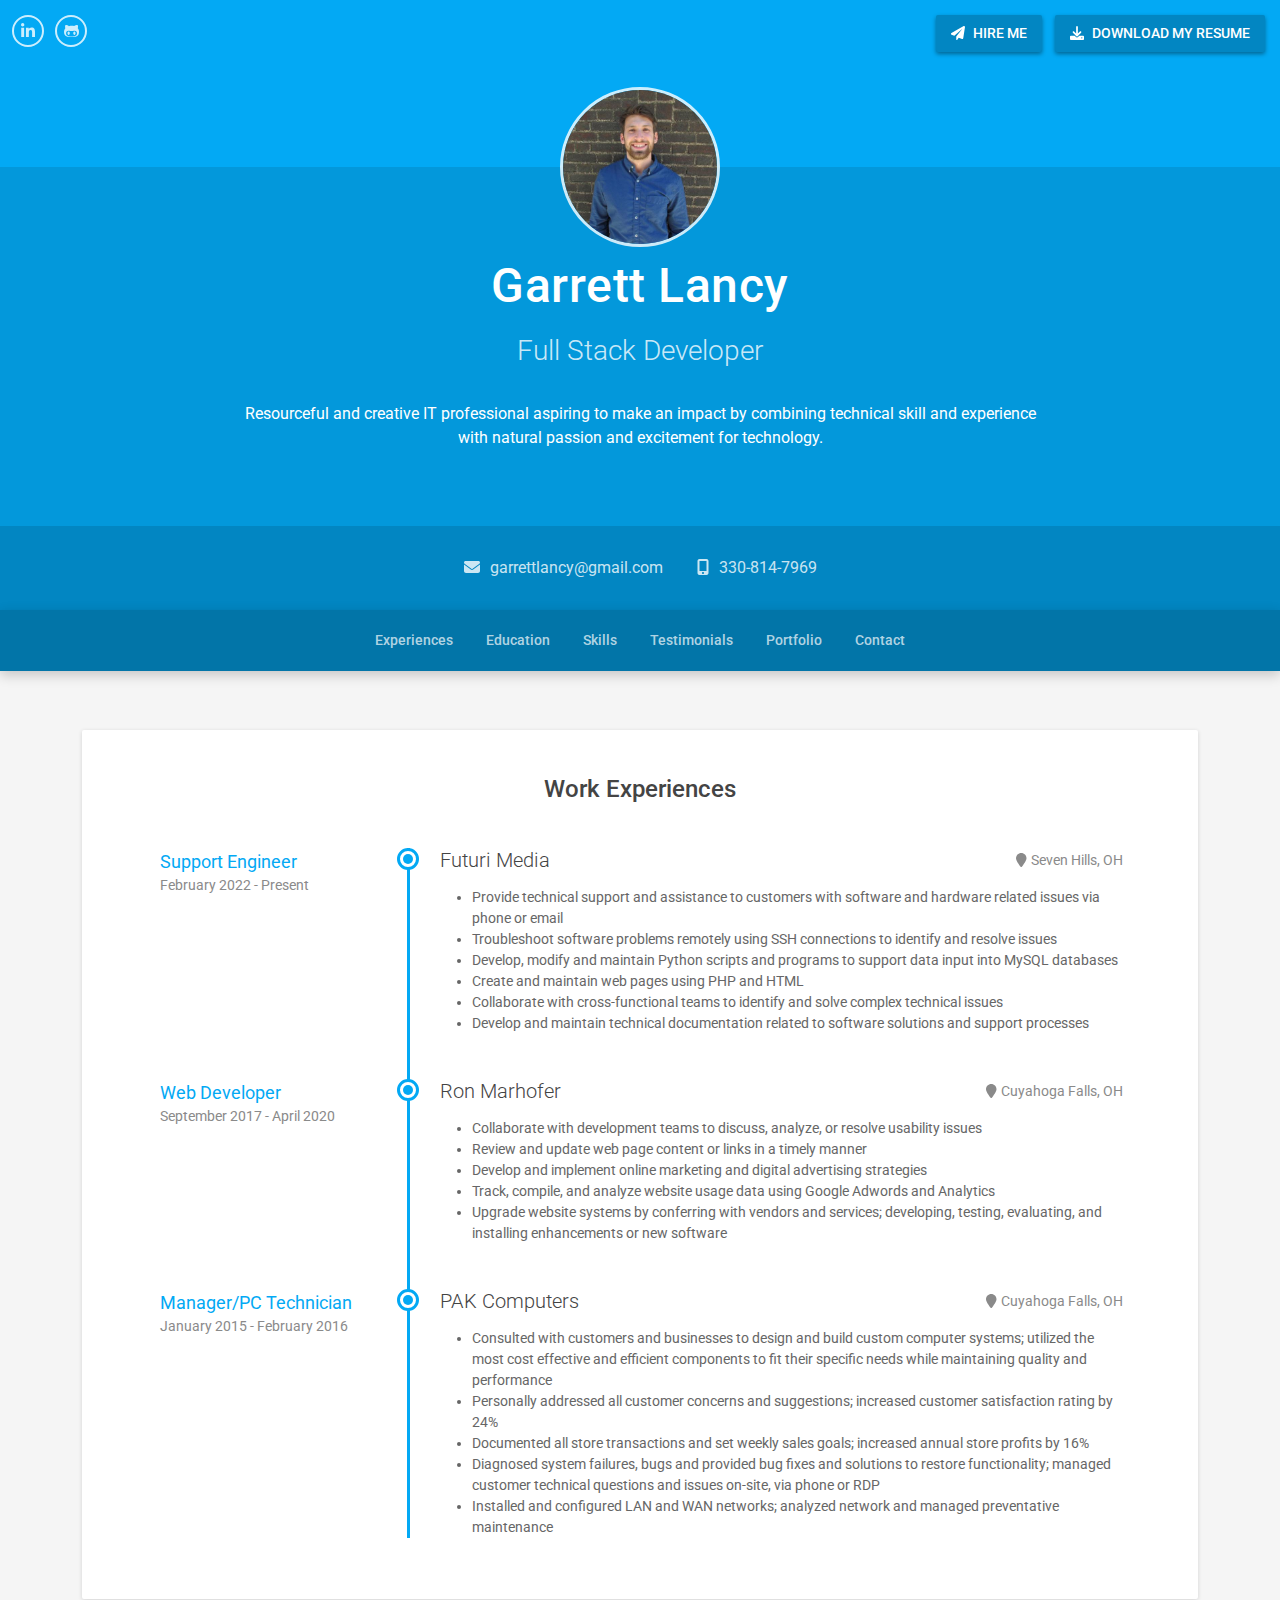
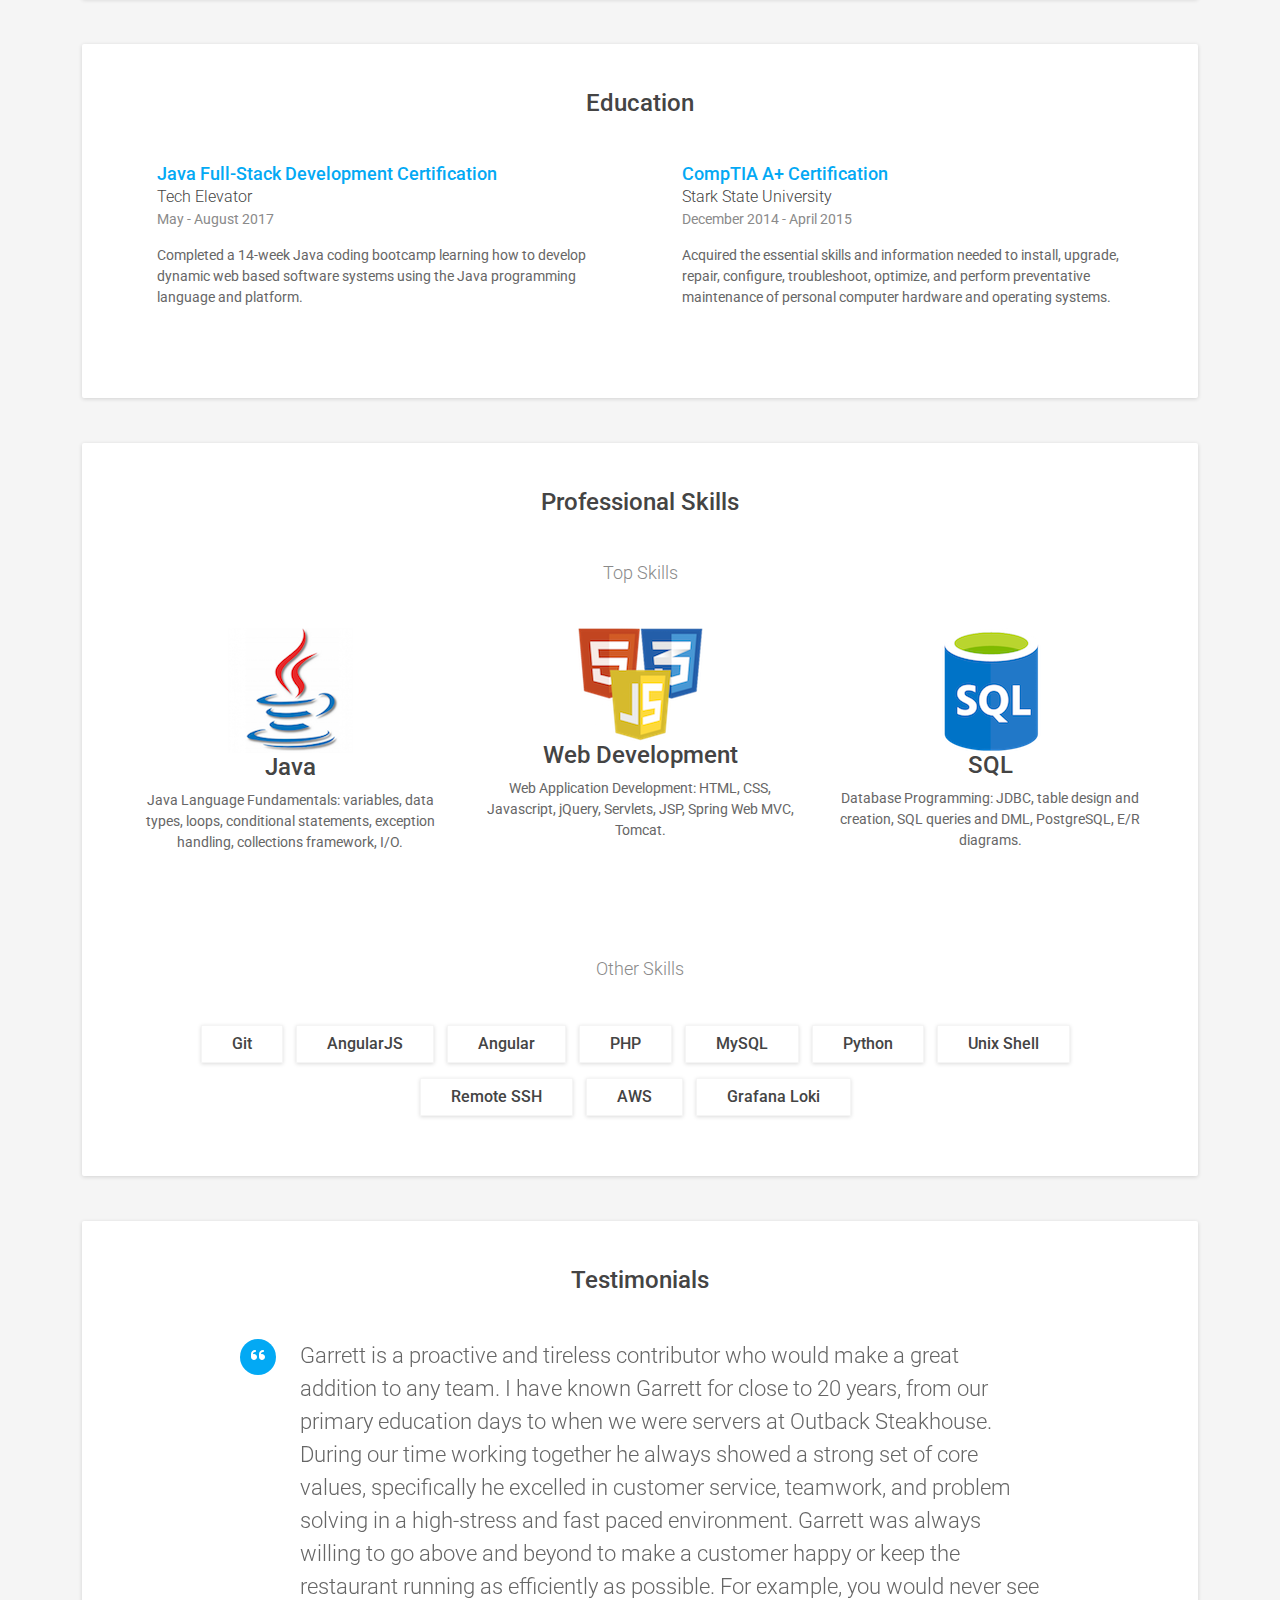
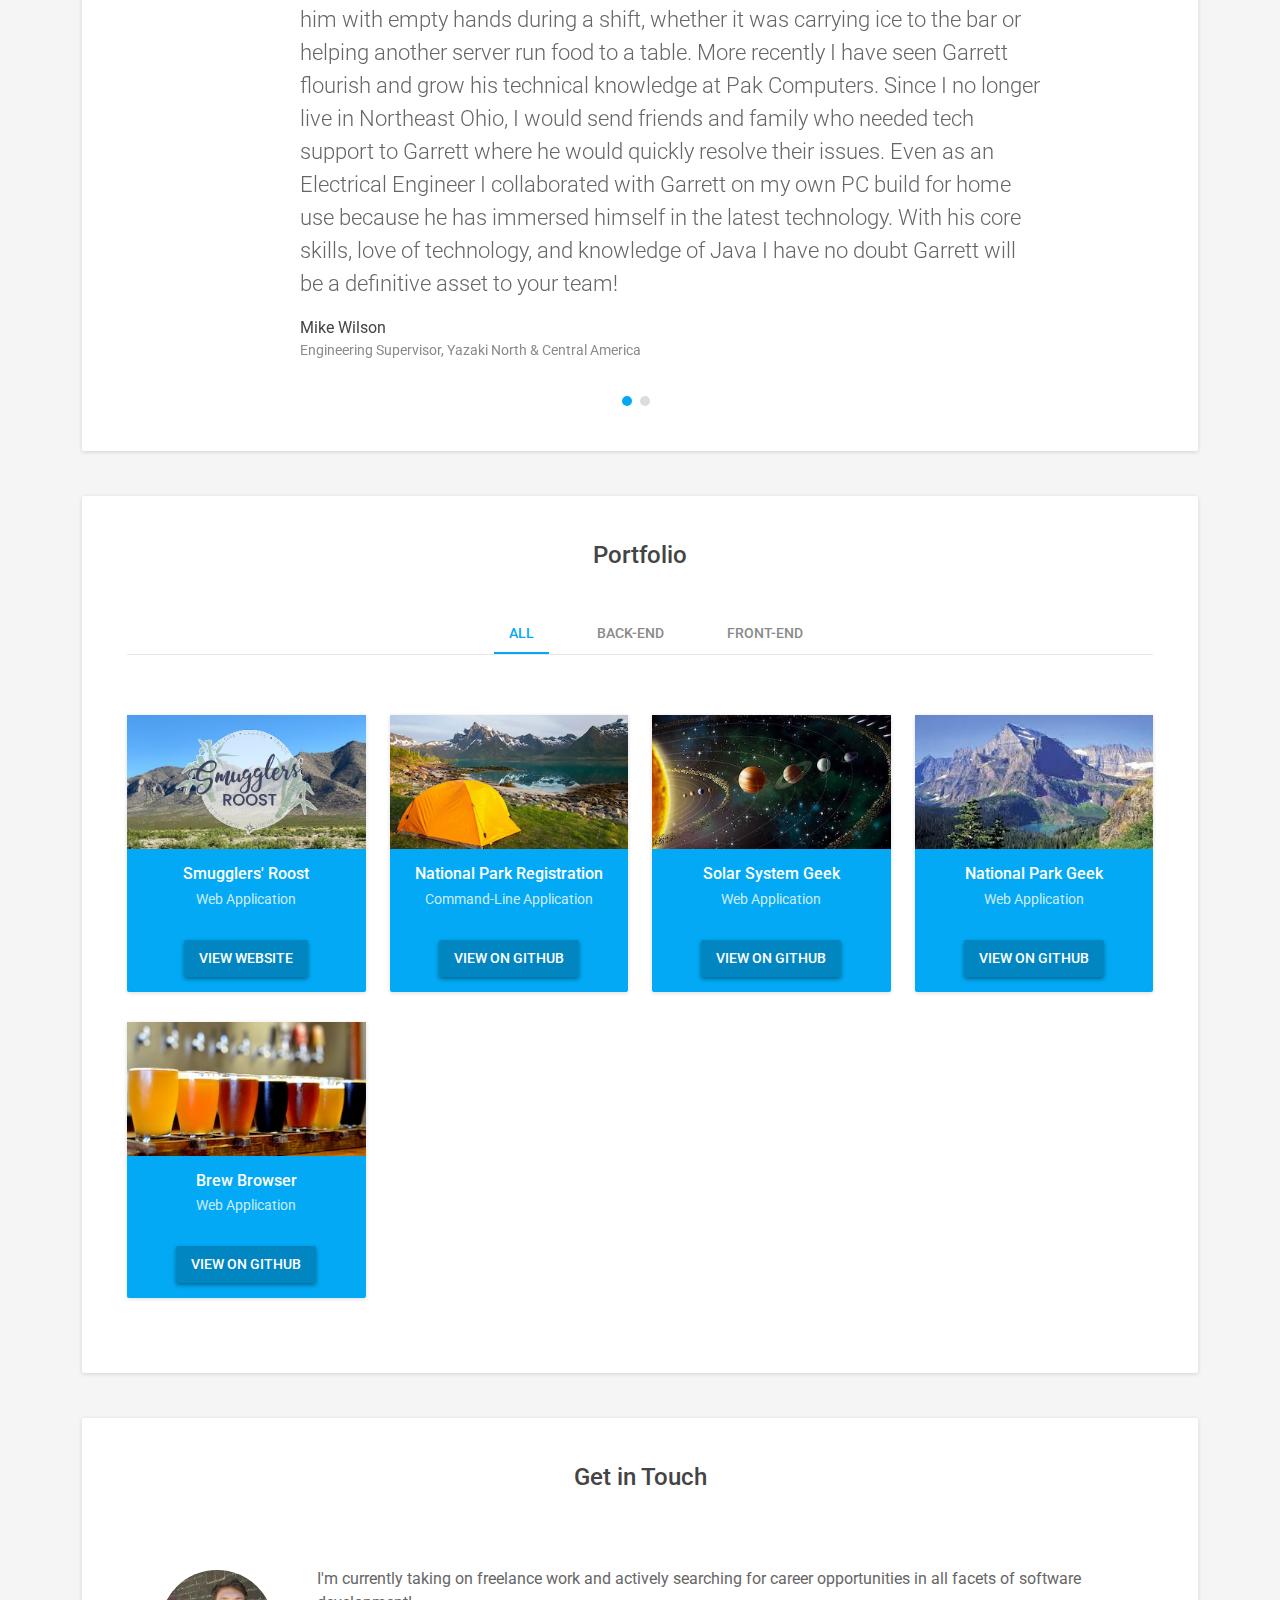
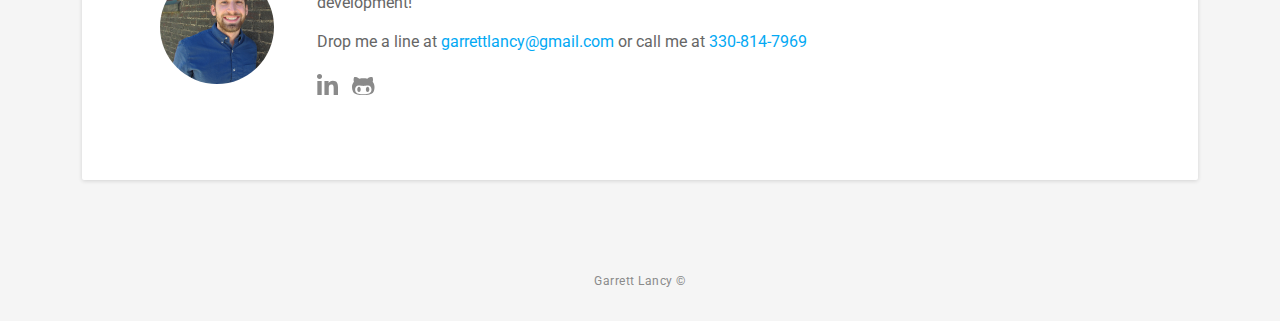
<file: index.html>
<!DOCTYPE html>
<html lang="en"> 
<head>
    <title>Garrett's Portfolio</title>
    <!-- Meta -->
    <meta charset="utf-8">
    <meta http-equiv="X-UA-Compatible" content="IE=edge">
    <meta name="viewport" content="width=device-width, initial-scale=1.0">
    <meta name="description" content="">
    <meta name="author" content="">    
    <link rel="shortcut icon" href="favicon.ico">  
    <link href='https://fonts.googleapis.com/css?family=Roboto:400,500,400italic,300italic,300,500italic,700,700italic,900,900italic' rel='stylesheet' type='text/css'>
    <!-- FontAwesome JS -->
    <script defer src="assets/plugins/fontawesome/js/all.js"></script>
    <!-- Global CSS -->
    <link rel="stylesheet" href="assets/plugins/bootstrap/css/bootstrap.min.css">   
    <!-- Theme CSS -->  
    <link id="theme-style" rel="stylesheet" href="assets/css/garrett-theme.css">
</head> 

<body>
    
    <header class="header">
        <div class="top-bar container-fluid">
            <div class="actions">
                <a class="btn d-none d-md-inline-block" href="mailto:garrettlancy@gmail.com"><i class="fas fa-paper-plane" aria-hidden="true"></i> Hire Me</a>
                <a class="btn" href="assets/Garrett Lancy Resume.pdf"><i class="fas fa-download" aria-hidden="true"></i> Download My Resume</a>
            </div><!--//actions-->
            <ul class="social list-inline">
                <li class="list-inline-item"><a href="https://www.linkedin.com/in/garrettlancy/"><i class="fab fa-linkedin-in" aria-hidden="true"></i></a></li>
                <li class="list-inline-item"><a href="https://github.com/garrettlancy"><i class="fab fa-github-alt" aria-hidden="true"></i></a></li>
            </ul><!--//social-->
        </div><!--//top-bar-->
        
        <div class="intro">
            <div class="container text-center">
                <img class="profile-image" src="assets/images/gl_profile_pic.jpeg" alt="">
                <h1 class="name">Garrett Lancy</h1>
                <div class="title">Full Stack Developer</div>
                <div class="profile">
                    <p>Resourceful and creative IT professional aspiring to make an impact by combining technical skill and experience with natural passion and excitement for technology.</p>
                </div><!--//profile-->
            </div><!--//container-->
        </div><!--//intro-->
        
        <div class="contact-info">
            <div class="container text-center">
                <ul class="list-inline">
                    <li class="email list-inline-item"><i class="fas fa-envelope mr-2"></i><a href="mailto:someone@example.com">garrettlancy@gmail.com</a></li>
                    <li class="list-inline-item"><i class="fas fa-mobile-alt mr-2"></i><a href="tel: 3308147969">330-814-7969</a></li>
                </ul>
            </div><!--//container-->
        </div><!--//contact-info-->
        
        <div id="page-nav-space-holder" class="page-nav-space-holder d-none d-md-block">
            <div id="page-nav-wrapper" class="page-nav-wrapper text-center">
                <div class="container">
                    <ul id="page-nav" class="nav page-nav list-inline">
                        <li class="nav-item"><a class="scrollto nav-link" href="#experiences-section">Experiences</a></li>
                        <li class="nav-item"><a class="scrollto nav-link" href="#education-section">Education</a></li>
                        <li class="nav-item"><a class="scrollto nav-link" href="#skills-section">Skills</a></li>
                        <li class="nav-item"><a class="scrollto nav-link" href="#testimonials-section">Testimonials</a></li>
                        <li class="nav-item"><a class="scrollto nav-link" href="#portfolio-section">Portfolio</a></li>
                        <li class="nav-item"><a class="scrollto nav-link" href="#contact-section">Contact</a></li>
                    </ul><!--//page-nav-->
                </div>
            </div><!--//page-nav-wrapper-->
        </div>
        
    </header><!--//header-->
    
    <div class="wrapper container">
        <section id="experiences-section" class="experiences-section section">
            <h2 class="section-title">Work Experiences</h2>
            <div class="timeline">
                <div class="item">
                    <div class="work-place">
                        <h3 class="place">Futuri Media</h3>
                        <div class="location"><i class="fa fa-map-marker" aria-hidden="true"></i>Seven Hills, OH</div>
                    </div>
                    <div class="job-meta">
                        <div class="title">Support Engineer</div>
                        <div class="time">February 2022 - Present</div>
                    </div>
                    <!--//job-meta-->
                    <div class="job-desc">
                        <ul>
                            <li>Provide technical support and assistance to customers with software and hardware related issues via phone or email</li>
                            <li>Troubleshoot software problems remotely using SSH connections to identify and resolve issues</li>
                            <li>Develop, modify and maintain Python scripts and programs to support data input into MySQL databases</li>
                            <li>Create and maintain web pages using PHP and HTML</li>
                            <li>Collaborate with cross-functional teams to identify and solve complex technical issues</li>
                            <li>Develop and maintain technical documentation related to software solutions and support processes</li>
                        </ul>
                    </div>
                    <!--//job-desc-->
                </div>
                <!--//item-->
                
                <div class="item">
                    <div class="work-place">
                        <h3 class="place">Ron Marhofer</h3>
                        <div class="location"><i class="fa fa-map-marker" aria-hidden="true"></i>Cuyahoga Falls, OH</div>
                    </div>
                    <div class="job-meta">
                        <div class="title">Web Developer</div>
                        <div class="time">September 2017 - April 2020</div>
                    </div>
                    <!--//job-meta-->
                    <div class="job-desc">
                        <ul>
                            <li>Collaborate with development teams to discuss, analyze, or resolve usability issues</li>
                            <li>Review and update web page content or links in a timely manner</li>
                            <li>Develop and implement online marketing and digital advertising strategies</li>
                            <li>Track, compile, and analyze website usage data using Google Adwords and Analytics</li>
                            <li>Upgrade website systems by conferring with vendors and services; developing, testing, evaluating, and installing enhancements or new software</li>
                        </ul>
                    </div>
                    <!--//job-desc-->
                </div>
                <!--//item-->

                <div class="item">
                    <div class="work-place">
                        <h3 class="place">PAK Computers</h3>
                        <div class="location"><i class="fa fa-map-marker" aria-hidden="true"></i>Cuyahoga Falls, OH</div>
                    </div>
                    <div class="job-meta">
                        <div class="title">Manager/PC Technician</div>
                        <div class="time">January 2015 - February 2016</div>
                    </div>
                    <!--//job-meta-->
                    <div class="job-desc">
                        <ul>
                            <li>Consulted with customers and businesses to design and build custom computer systems; utilized the most cost effective and efficient components to fit their specific needs while maintaining quality and performance</li>
                            <li>Personally addressed all customer concerns and suggestions; increased customer satisfaction rating by 24%</li>
                            <li>Documented all store transactions and set weekly sales goals; increased annual store profits by 16%</li>
                            <li>Diagnosed system failures, bugs and provided bug fixes and solutions to restore functionality; managed customer technical questions and issues on-site, via phone or RDP</li>
                            <li>Installed and configured LAN and WAN networks; analyzed network and managed preventative maintenance</li>
                        </ul>
                    </div>
                    <!--//job-desc-->
                </div>
                <!--//item-->
                
            </div><!--//timeline-->
            
        </section><!--//section-->
        
        <section id="education-section" class="education-section section">
            <h2 class="section-title">Education</h2>
            <div class="row">
                <div class="item col-12 col-md-6">
                    <div class="item-inner">
                        <h3 class="degree">Java Full-Stack Development Certification</h3>
                        <div class="education-body">
                            Tech Elevator
                        </div>
                        <!--//education-body-->
                        <div class="time">May - August 2017</div>
                        <div class="desc">
                            Completed a 14-week Java coding bootcamp learning how to develop dynamic web based software systems using the Java programming language and platform.
                        </div>
                    </div>
                    <!--//item-inner-->
                </div>
                <!--//item-->
                <div class="item col-12 col-md-6">
                    <div class="item-inner">
                        <h3 class="degree">CompTIA A+ Certification</h3>
                        <div class="education-body">
                            Stark State University
                        </div>
                        <!--//education-body-->
                        <div class="time">December 2014 - April 2015</div>
                        <div class="desc">
                            Acquired the essential skills and information needed to install, upgrade, repair, configure, troubleshoot, optimize, and perform preventative maintenance of personal computer hardware and operating systems.
                        </div>
                    </div>
                    <!--//item-inner-->
                </div>
                <!--//item-->
                
            </div><!--//row-->
        </section><!--//section-->
        
        
        <section id="skills-section" class="skills-section section text-center">
            <h2 class="section-title">Professional Skills</h2>
            <div class="top-skills">
                <h3 class="subtitle">Top Skills</h3>
                <div class="row">
                    <div class="item col-12 col-md-4">
                        <div class="item-inner">

                            <img class src="assets/images/skills/java_logo.png" />

                            <h4 class="skill-name">Java</h4>
                            <div class="desc">
                                Java Language Fundamentals: variables, data types, loops, conditional statements, exception handling, collections framework, I/O.
                            </div>
                        </div>
                        <!--//item-inner-->
                    </div>
                    <!--//item-->
                    <div class="item col-12 col-md-4">
                        <div class="item-inner">

                            <img src="assets/images/skills/web.png" />

                            <h4 class="skill-name">Web Development</h4>
                            <div class="desc">
                                Web Application Development: HTML, CSS, Javascript, jQuery, Servlets, JSP, Spring Web MVC, Tomcat.
                            </div>
                        </div>
                        <!--//item-inner-->
                    </div>
                    <!--//item-->
                    <div class="item col-12 col-md-4">
                        <div class="item-inner">

                            <img src="assets/images/skills/sql.png" />

                            <h4 class="skill-name">SQL</h4>
                            <div class="desc">
                                Database Programming: JDBC, table design and creation, SQL queries and DML, PostgreSQL, E/R diagrams.
                            </div>
                        </div>
                        <!--//item-inner-->
                    </div>
                    <!--//item-->
                </div><!--//row-->
            </div><!--//top-skills-->
            
            <div class="other-skills">
                <h3 class="subtitle">Other Skills</h3>
                <div class="misc-skills">
                    <span class="skill-tag">Git</span>
                    <span class="skill-tag">AngularJS</span>
                    <span class="skill-tag">Angular</span>
                    <span class="skill-tag">PHP</span>
                    <span class="skill-tag">MySQL</span>
                    <span class="skill-tag">Python</span>
                    <span class="skill-tag">Unix Shell</span>
                    <span class="skill-tag">Remote SSH</span>
                    <span class="skill-tag">AWS</span>
                    <span class="skill-tag">Grafana Loki</span>
                </div>
            </div><!--//other-skills-->
            
        </section><!--//skills-section-->
        
        <section id="testimonials-section" class="testimonials-section section">
            <h2 class="section-title">Testimonials</h2>
            
            <div id="testimonials-carousel" class="testimonials-carousel carousel slide" data-bs-interval="8000">
                
                <!-- Indicators -->
                <ol class="carousel-indicators">
                    <li data-bs-target="#testimonials-carousel" data-bs-slide-to="0" class="active"></li>
                    <li data-bs-target="#testimonials-carousel" data-bs-slide-to="1"></li>
                </ol>
                
                <!-- Wrapper for slides -->
                <div class="carousel-inner">
                    <div class="item carousel-item active">
                        <blockquote class="quote">      
                            <p><span class="icon-holder"><i class="fas fa-quote-left"></i></span>                            
                            Garrett is a proactive and tireless contributor who would make a great addition to any team. I have known Garrett for close to 20 years, from our primary education days to when we were servers at Outback Steakhouse. During our time working together he always showed a strong set of core values, specifically he excelled in customer service, teamwork, and problem solving in a high-stress and fast paced environment. Garrett was always willing to go above and beyond to make a customer happy or keep the restaurant running as efficiently as possible. For example, you would never see him with empty hands during a shift, whether it was carrying ice to the bar or helping another server run food to a table. More recently I have seen Garrett flourish and grow his technical knowledge at Pak Computers. Since I no longer live in Northeast Ohio, I would send friends and family who needed tech support to Garrett where he would quickly resolve their issues. Even as an Electrical Engineer I collaborated with Garrett on my own PC build for home use because he has immersed himself in the latest technology. With his core skills, love of technology, and knowledge of Java I have no doubt Garrett will be a definitive asset to your team! &emsp;</p>
                        </blockquote>    
                        <div class="source">
                            <div class="name">Mike Wilson</div>
                            <div class="position">Engineering Supervisor, Yazaki North & Central America</div>
                        </div><!--//source-->   
                                                       
                    </div><!--//item-->
                    <div class="item carousel-item">
                        <blockquote class="quote">
                            <p><span class="icon-holder"><i class="fas fa-quote-left"></i></span> 
                            Garrett and I have worked on multiple projects together and always seemed to find an out-of-the-box solution when faced with a difficult problem. His resourcefulness, excellent teamwork, and desire to do his absolute best brought about a harmonious union between our skills which led to well organized and timely results. &emsp;</p>
                            
                        </blockquote>
                        <div class="source">
                            <div class="name">Justin Jones</div>
                            <div class="position">Software Engineer III, Bullhorn</div>
                        </div><!--//source-->   
               
                    </div><!--//item-->
                    
                </div><!--//carousel-inner-->
            </div><!--//testimonials-carousel-->
            
        </section><!--//section-->
        
        
        <section id="portfolio-section" class="portfolio-section section">
            <h2 class="section-title">Portfolio</h2>
            <ul id="filters" class="filters clearfix">
                <li class="type active" data-filter="*">All</li>
                <li class="type" data-filter=".backend">Back-end</li>
                <li class="type" data-filter=".frontend">Front-end</li>
            </ul><!--//filters-->
            <div class="items-wrapper isotope row">
                <div class="item frontend col-lg-3 col-6">
                    <div class="item-inner">
                        <figure class="figure">
                            <img class="img-fluid" src="assets/images/portfolio/smugglers_roost.jpg" alt="" />
                        </figure>
                        <div class="content text-center">
                            <h3 class="sub-title">Smugglers' Roost</h3>
                            <div class="meta">Web Application</div>
                            <div class="action"><a class="btn" href="https://smugglersroost.net" target="_blank">View Website</a></div>
                        </div><!--//content-->    
                                      
                    </div><!--//item-inner-->
                </div><!--//item-->
                <div class="item backend col-lg-3 col-6">
                    <div class="item-inner">
                        <figure class="figure">
                            <img class="img-fluid" src="assets/images/portfolio/national-park-registration.jpeg" alt="" />
                        </figure>
                        <div class="content text-center">
                            <h3 class="sub-title">National Park Registration</h3>
                            <div class="meta">Command-Line Application</div>
                            <div class="action"><a class="btn" href="https://github.com/garrettlancy/nationalparkregistration" target="_blank">View on Github</a></div>
                        </div><!--//content-->    
                                      
                    </div><!--//item-inner-->
                </div><!--//item-->
                <div class="item frontend col-lg-3 col-6">
                    <div class="item-inner">
                        <figure class="figure">
                            <img class="img-fluid" src="assets/images/portfolio/solar-system-geek.jpeg" alt="" />
                        </figure>
                        <div class="content text-center">
                            <h3 class="sub-title">Solar System Geek</h3>
                            <div class="meta">Web Application</div>
                            <div class="action"><a class="btn" href="https://github.com/garrettlancy/solarsystemgeek" target="_blank">View on Github</a></div>
                        </div><!--//content-->    
                                     
                    </div><!--//item-inner-->
                </div><!--//item-->
                <div class="item backend frontend col-lg-3 col-6">
                    <div class="item-inner">
                        <figure class="figure">
                            <img class="img-fluid" src="assets/images/portfolio/national-park-geek.jpeg" alt="" />
                        </figure>
                        <div class="content text-center">
                            <h3 class="sub-title">National Park Geek</h3>
                            <div class="meta">Web Application</div>
                            <div class="action"><a class="btn" href="https://github.com/garrettlancy/nationalparkgeek" target="_blank">View on Github</a></div>
                        </div><!--//content-->    
                                     
                    </div><!--//item-inner-->
                </div><!--//item-->
                <div class="item frontend backend col-lg-3 col-6">
                    <div class="item-inner">
                        <figure class="figure">
                            <img class="img-fluid" src="assets/images/portfolio/brew-browser.jpeg" alt="" />
                        </figure>
                        <div class="content text-center">
                            <h3 class="sub-title">Brew Browser</h3>
                            <div class="meta">Web Application</div>
                            <div class="action"><a class="btn" href="https://github.com/garrettlancy/brewbrowser_OLD" target="_blank">View on Github</a></div>
                        </div><!--//content-->    
                                     
                    </div><!--//item-inner-->
                </div><!--//item-->
                
            </div><!--//item-wrapper-->
            
        </section><!--//section-->
        
        <section id="contact-section" class="contact-section section">
            <h2 class="section-title">Get in Touch</h2>
            <div class="intro">
                <img class="profile-image" src="assets/images/garrett-profile-img.jpeg" alt="">
                <div class="dialog">
                    <p>I'm currently taking on freelance work and actively searching for career opportunities in all facets of software development!</p>
                    <p>Drop me a line at <a href="mailto:garrettlancy@gmail.com">garrettlancy@gmail.com</a> or call me at <a href="tel:3308147969">330-814-7969</a></p>
                    <ul class="social list-inline">
                        <li class="list-inline-item"><a href="https://www.linkedin.com/in/garrettlancy/"><i class="fab fa-linkedin-in" aria-hidden="true"></i></a></li>
                        <li class="list-inline-item"><a href="https://github.com/garrettlancy"><i class="fab fa-github-alt" aria-hidden="true"></i></a></li>
                    </ul><!--//social-->
                </div><!--//diaplog-->
            </div><!--//intro-->

        </section><!--//section-->
        
    </div><!--//wrapper-->
    
    <footer class="footer text-center">
        <div class="container">
            <small class="copyright">Garrett Lancy &copy;</small>
        </div><!--//container-->
    </footer>
    
    <!-- Javascript -->          
    <script src="assets/plugins/popper.min.js"></script> 
    <script src="assets/plugins/bootstrap/js/bootstrap.min.js"></script>
    <script src="assets/plugins/imagesloaded.pkgd.min.js"></script> 
    <script src="assets/plugins/isotope.pkgd.min.js"></script>  
    <script src="assets/plugins/smoothscroll.min.js"></script>
    <script src="assets/plugins/vanilla-back-to-top.min.js"></script> 
    <script src="assets/plugins/gumshoe/gumshoe.polyfills.min.js"></script> 
    <script src="assets/js/main.js"></script>   
    

</body>
</html>
</file>
<file: assets/css/garrett-theme.css>
body{font-family:'Roboto', sans-serif;color:#666;background:#f5f5f5;font-size:14px;-webkit-font-smoothing:antialiased;-moz-osx-font-smoothing:grayscale;color:#444;overflow-x:hidden;position:relative}h1,h2,h3,h4,h5,h6{font-weight:500}a{color:#03A9F4;text-decoration:none}a:hover{text-decoration:underline;color:#0275a8;-webkit-transition:all 0.4s ease-in-out;-moz-transition:all 0.4s ease-in-out;-ms-transition:all 0.4s ease-in-out;-o-transition:all 0.4s ease-in-out}a:focus{text-decoration:none}p{line-height:1.5}.btn,a.btn{background:#0286c2;color:#fff;padding:8px 15px;border-radius:2px;-moz-background-clip:padding;-webkit-background-clip:padding-box;background-clip:padding-box;box-shadow:0 2px 4px 0 rgba(0,0,0,0.4);text-transform:uppercase;font-weight:500;font-size:14px;text-decoration:none;outline:none;border:none}.btn:hover,.btn:active,a.btn:hover,a.btn:active{color:#fff;background:#0398db;text-decoration:none}.btn:focus,a.btn:focus{box-shadow:none}#back-to-top{-webkit-transition:all 0.4s ease-in-out;-moz-transition:all 0.4s ease-in-out;-ms-transition:all 0.4s ease-in-out;-o-transition:all 0.4s ease-in-out;background:#0286c2;color:#fff;text-align:center;display:inline-block;z-index:30;width:36px;height:36px;border-radius:50%;-moz-background-clip:padding;-webkit-background-clip:padding-box;background-clip:padding-box;box-shadow:0 6px 10px 0 rgba(0,0,0,0.3)}#back-to-top:hover{background:#0275a8;color:#fff}#back-to-top svg{position:relative;font-weight:normal}.header{background:#03A9F4;color:#fff}.header a{color:#fff}.header .top-bar{position:relative;padding-top:15px;padding-bottom:120px}.header .social{margin-bottom:0}.header .social a{color:rgba(255,255,255,0.8);display:inline-block;text-align:center;width:32px;height:32px;border-radius:50%;-moz-background-clip:padding;-webkit-background-clip:padding-box;background-clip:padding-box;padding-top:3px;font-size:16px;border:2px solid rgba(255,255,255,0.8)}.header .social a:hover{color:#fff;border-color:#fff}.header .actions{position:absolute;right:15px;top:15px}.header .actions .svg-inline--fa{margin-right:5px}.header .actions a{margin-right:10px;color:#fff}.header .actions a:last-child{margin-right:0}.header .profile-image{position:absolute;width:160px;height:160px;top:-80px;margin-left:-80px;left:50%;border:3px solid rgba(255, 255, 255, 0.8);border-radius:50%}.header .name{font-size:48px;margin-bottom:15px;letter-spacing:0.5px}.header .title{font-size:28px;font-weight:300;color:rgba(255,255,255,0.8);margin-bottom:30px}.header .intro{background:#0398db;padding-top:90px;padding-bottom:60px;position:relative;font-size:16px}.header .profile{max-width:800px;margin:0 auto}.header .contact-info{background:#0286c2;padding-top:30px;padding-bottom:30px;font-size:16px}.header .contact-info ul{margin-bottom:0}.header .contact-info li{margin-right:30px;color:rgba(255,255,255,0.8)}.header .contact-info li a{color:rgba(255,255,255,0.8)}.header .contact-info li a:hover{color:#fff}.header .contact-info li:last-child{margin-right:0}.header .contact-info li .svg-inline--fa{margin-right:10px}.page-nav-space-holder{height:60px;position:relative}.page-nav-wrapper{background:#0275a8;padding-top:20px;padding-bottom:20px;position:absolute;width:100%;left:0;box-shadow:0 4px 12px rgba(0,0,0,0.2)}.page-nav-wrapper.fixed{position:fixed;top:0;left:0;width:100%;z-index:100;background:#03A9F4}.page-nav-wrapper a{color:rgba(255,255,255,0.6);text-decoration:none;font-weight:500}.page-nav-wrapper .page-nav{margin:0 auto;display:inline-block}.page-nav-wrapper .page-nav li{margin-right:30px;display:inline-block;background:none}.page-nav-wrapper .page-nav li:hover,.page-nav-wrapper .page-nav li:active{background:none}.page-nav-wrapper .page-nav li a{color:rgba(255,255,255,0.7);padding:inherit}.page-nav-wrapper .page-nav li a:hover{color:#fff}.page-nav-wrapper .page-nav li a:hover,.page-nav-wrapper .page-nav li a:active,.page-nav-wrapper .page-nav li a:focus{background:none}.page-nav-wrapper .page-nav li.active a{color:#fff;font-weight:bold}.page-nav-wrapper .page-nav li:last-child{margin-right:0}.wrapper{padding-top:60px;padding-bottom:60px}.section{box-shadow:0 1px 4px 0 rgba(0,0,0,0.14);padding:45px;background:#fff;margin-bottom:45px;border-radius:2px;-moz-background-clip:padding;-webkit-background-clip:padding-box;background-clip:padding-box}.section:last-child{margin-bottom:0}.section-title{margin-top:0;margin-bottom:45px;font-size:24px;text-align:center}.timeline{border-left:3px solid #03A9F4;border-bottom-right-radius:2px;border-top-right-radius:2px;position:relative;padding:0 30px;margin-left:280px}.timeline .item{position:relative;margin-bottom:45px}.timeline .item:last-child{margin-bottom:0}.timeline .item:before{content:"";position:absolute;left:-43px;top:0;display:inline-block;width:22px;height:22px;border-radius:50%;-moz-background-clip:padding;-webkit-background-clip:padding-box;background-clip:padding-box;background:#fff;border:3px solid #03A9F4}.timeline .item:after{content:"";position:absolute;left:-37px;top:6px;display:inline-block;width:10px;height:10px;border-radius:50%;-moz-background-clip:padding;-webkit-background-clip:padding-box;background-clip:padding-box;background:#03A9F4;z-index:10}.timeline .work-place{position:relative}.timeline .location{position:absolute;right:0;top:2px;color:#8a8a8a}.timeline .location .svg-inline--fa{margin-right:5px}.timeline .place{margin-top:0;margin-bottom:15px;font-size:20px;font-weight:300}.timeline .job-meta{position:absolute;left:-280px;top:0}.timeline .job-meta .title{font-size:18px;color:#03A9F4;max-width:220px}.timeline .job-meta .time{color:#8a8a8a}.timeline .job-desc{color:#666}.education-section .item{margin-bottom:45px}.education-section .item-inner{padding:0 30px}.education-section .degree{font-size:18px;color:#03A9F4;margin-top:0;margin-bottom:0px}.education-section .education-body{font-weight:500;margin-bottom:0px;font-size:16px;font-weight:300}.education-section .time{color:#8a8a8a;margin-bottom:15px}.education-section .desc{color:#666}.skills-section .subtitle{font-size:18px;color:#8a8a8a;margin-top:0;margin-bottom:45px;font-weight:300}.skills-section .top-skills{margin-bottom:60px}.skills-section .top-skills .item{margin-bottom:45px}.skills-section .level{color:#8a8a8a;margin-bottom:15px}.skills-section .desc{color:#666}.skills-section .skill-tag{box-shadow:0 1px 4px 0 rgba(0,0,0,0.14);padding:6px 30px;display:inline-block;margin-right:10px;border:1px solid #f5f5f5;font-weight:500;margin-bottom:15px;font-size:16px}.chart-easy-pie{positon:relative}.chart{width:110px;height:110px;vertical-align:middle;position:relative;margin:0 auto;text-align:center;font-size:20px;font-weight:300;margin-bottom:30px}.chart span{line-height:110px}.chart canvas{position:absolute;left:0;top:0}.testimonials-section .testimonials-carousel{max-width:800px;margin:0 auto}.testimonials-section .item{padding-left:60px;margin-bottom:45px}.testimonials-section .quote{border-left:none;padding:0;font-size:22px;color:#666;font-weight:300;position:relative}.testimonials-section .source .name{font-size:16px}.testimonials-section .source .position{color:#8a8a8a}.testimonials-section .icon-holder{position:absolute;left:-60px;top:0;width:36px;height:36px;display:inline-block;background:#03A9F4;color:#fff;border-radius:50%;-moz-background-clip:padding;-webkit-background-clip:padding-box;background-clip:padding-box;text-align:center;font-size:16px}.testimonials-section .icon-holder .svg-inline--fa{margin-top:8px}.testimonials-section .carousel-indicators{bottom:0;margin-bottom:0}.testimonials-section .carousel-indicators li{background-color:#bdbdbd;border:none;width:10px;height:10px;margin:0;margin-right:8px;border-radius:50%;-moz-background-clip:padding;-webkit-background-clip:padding-box;background-clip:padding-box;cursor:pointer}.testimonials-section .carousel-indicators li.active{background-color:#03A9F4;width:10px;height:10px;margin:0;margin-right:8px}.portfolio-section .filters{list-style:none;margin:0 auto;margin-bottom:60px;text-align:center;border-bottom:1px solid #e8e8e8}.portfolio-section .filters .type{margin-right:30px;list-style:none;display:inline-block;padding:8px 15px;color:#8a8a8a;cursor:pointer;font-size:14px;text-transform:uppercase;font-weight:500}.portfolio-section .filters .type:last-child{margin-right:0}.portfolio-section .filters .type.active{color:#03A9F4;border-bottom:2px solid #03A9F4}.portfolio-section .item{margin-bottom:30px}.portfolio-section .item .figure{margin-bottom:0}.portfolio-section .item-inner{background:#03A9F4;color:#fff;border-radius:2px;-moz-background-clip:padding;-webkit-background-clip:padding-box;background-clip:padding-box;position:relative;box-shadow:0 1px 4px 0 rgba(0,0,0,0.14)}.portfolio-section .item-inner:hover{background:#05affc}.portfolio-section .item-inner:hover img{-webkit-opacity:.9;-moz-opacity:.9;opacity:.9}.portfolio-section .item-inner .content{padding:15px;position:relative}.portfolio-section .item-inner .content a{color:#fff}.portfolio-section .item-inner .content .sub-title{font-size:16px;margin-top:0;margin-bottom:5px}.portfolio-section .item-inner .content .meta{color:rgba(255,255,255,0.8);font-size:14px}.portfolio-section .item-inner .content .action{margin-top:30px}.portfolio-section .item-inner .link-mask{display:block;position:absolute;width:100%;height:100%;left:0;top:0}.contact-section .intro{position:relative;padding:30px;padding-left:190px;font-size:16px;color:#666}.contact-section .intro .profile-image{width:120px;height:120px;position:absolute;left:30px;border:3px solid rgba(255, 255, 255, 0.8);border-radius:50%}.contact-section .intro p{margin-bottom:15px}.contact-section .service-list{margin-left:30px;margin-bottom:15px}.contact-section .service-list li{margin-bottom:15px}.contact-section .service-list .svg-inline--fa{color:#03A9F4;margin-right:5px}.contact-section .social{margin-bottom:0}.contact-section .social li{margin-right:10px}.contact-section .social li:last-child{margin-right:0}.contact-section .social a{display:inline-block;text-align:center;font-size:24px;color:#8a8a8a}.contact-section .social a:hover{color:#03A9F4}.footer .container{padding:30px;color:#8a8a8a;letter-spacing:0.5px}.footer .container a{color:#8a8a8a}@media (max-width: 767px){.header .social{margin:0 auto;text-align:center}.header .actions{position:static;margin:0 auto;margin-bottom:30px;text-align:center}.header .actions .btn{margin-bottom:15px;font-size:12px;display:inline-block;width:100%}.header .actions .btn:last-child{margin-bottom:0}.header .name{font-size:36px}.header .title{font-size:22px}.header .contact-info li{margin-right:0;margin-bottom:15px;font-size:14px;width:100%;display:inline-block}.header .contact-info li:last-child{margin-bottom:0}.section{padding:30px}.section-title{font-size:20px}.timeline{margin-left:0;padding-right:0}.timeline .place{margin-bottom:5px}.timeline .job-meta{position:static;margin-bottom:15px}.timeline .job-meta .title{max-width:none}.education-section .item{padding:0}.portfolio-section .filters .type{font-size:12px;margin-right:5px;padding:8px 5px}.portfolio-section .item-inner .content{padding:15px}.portfolio-section .item-inner .content .sub-title{font-size:14px;max-width:120px;overflow:hidden;text-overflow:ellipsis;white-space:nowrap}.portfolio-section .item-inner .content .meta{margin-bottom:30px;max-width:120px;overflow:hidden;text-overflow:ellipsis;white-space:nowrap}.portfolio-section .item-inner .content .action{position:static;font-size:12px}.contact-section .intro{padding:0;text-align:center}.contact-section .intro .profile-image{position:static;margin:0 auto;margin-bottom:30px;text-align:center}.contact-section .service-list{margin-left:0}.contact-section .social{margin:0 auto}}.config-trigger{position:absolute;top:30px;left:-36px;width:36px;height:36px;background:#222;color:#fff;text-align:center;-webkit-border-top-right-radius:0;-webkit-border-bottom-right-radius:0;-webkit-border-bottom-left-radius:4px;-webkit-border-top-left-radius:4px;-moz-border-radius-topright:0;-moz-border-radius-bottomright:0;-moz-border-radius-bottomleft:4px;-moz-border-radius-topleft:4px;border-top-right-radius:0;border-bottom-right-radius:0;border-bottom-left-radius:4px;border-top-left-radius:4px;-moz-background-clip:padding;-webkit-background-clip:padding-box;background-clip:padding-box;text-decoration:none}.config-trigger:hover{background:#000;text-decoration:none}.config-trigger:hover .svg-inline--fa{color:#fff}.config-trigger .svg-inline--fa{font-size:20px;margin-top:7px;display:block;color:rgba(255,255,255,0.8)}.config-panel{position:fixed;top:160px;right:-190px;z-index:30;width:190px;-webkit-transition:all 0.4s ease-in-out;-moz-transition:all 0.4s ease-in-out;-ms-transition:all 0.4s ease-in-out;-o-transition:all 0.4s ease-in-out}.config-panel.config-panel-open{right:0}.config-panel.config-panel-hide{right:-190px}.config-panel .panel-inner{position:relative;background:#222;color:#fff;padding:15px;-webkit-border-top-right-radius:0;-webkit-border-bottom-right-radius:0;-webkit-border-bottom-left-radius:4px;-webkit-border-top-left-radius:4px;-moz-border-radius-topright:0;-moz-border-radius-bottomright:0;-moz-border-radius-bottomleft:4px;-moz-border-radius-topleft:4px;border-top-right-radius:0;border-bottom-right-radius:0;border-bottom-left-radius:4px;border-top-left-radius:4px;-moz-background-clip:padding;-webkit-background-clip:padding-box;background-clip:padding-box}.config-panel h5{font-size:16px}.config-panel label{color:#fff}.config-panel #color-options{margin-bottom:0px}.config-panel #color-options li a{display:block;width:28px;height:20px;border:2px solid transparent;margin-bottom:10px}.config-panel #color-options li a:hover{-webkit-opacity:.9;-moz-opacity:.9;opacity:.9;border:2px solid rgba(255,255,255,0.8)}.config-panel #color-options li.active a{border:2px solid #fff}.config-panel #color-options li.theme-1 a{background:#00BCD4}.config-panel #color-options li.theme-2 a{background-color:#03A9F4}.config-panel #color-options li.theme-3 a{background-color:#009688}.config-panel #color-options li.theme-4 a{background-color:#4CAF50}.config-panel #color-options li.theme-5 a{background-color:#8BC34A}.config-panel #color-options li.theme-6 a{background-color:#C0CA33}.config-panel #color-options li.theme-7 a{background-color:#FFC107}.config-panel #color-options li.theme-8 a{background-color:#FF9800}.config-panel #color-options li.theme-9 a{background-color:#FF5722}.config-panel #color-options li.theme-10 a{background-color:#795548}.config-panel #color-options li.theme-11 a{background-color:#607D8B}.config-panel #color-options li.theme-12 a{background-color:#673AB7}.config-panel #color-options li.theme-13 a{background-color:#3F51B5}.config-panel #color-options li.theme-14 a{background-color:#2196F3}.config-panel #color-options li.theme-15 a{background-color:#9C27B0}.config-panel #color-options li.theme-16 a{background-color:#E91E63}.config-panel .close{position:absolute;right:5px;top:5px;color:#fff}.config-panel .close .svg-inline--fa{color:#fff;font-size:16px}
</file>
